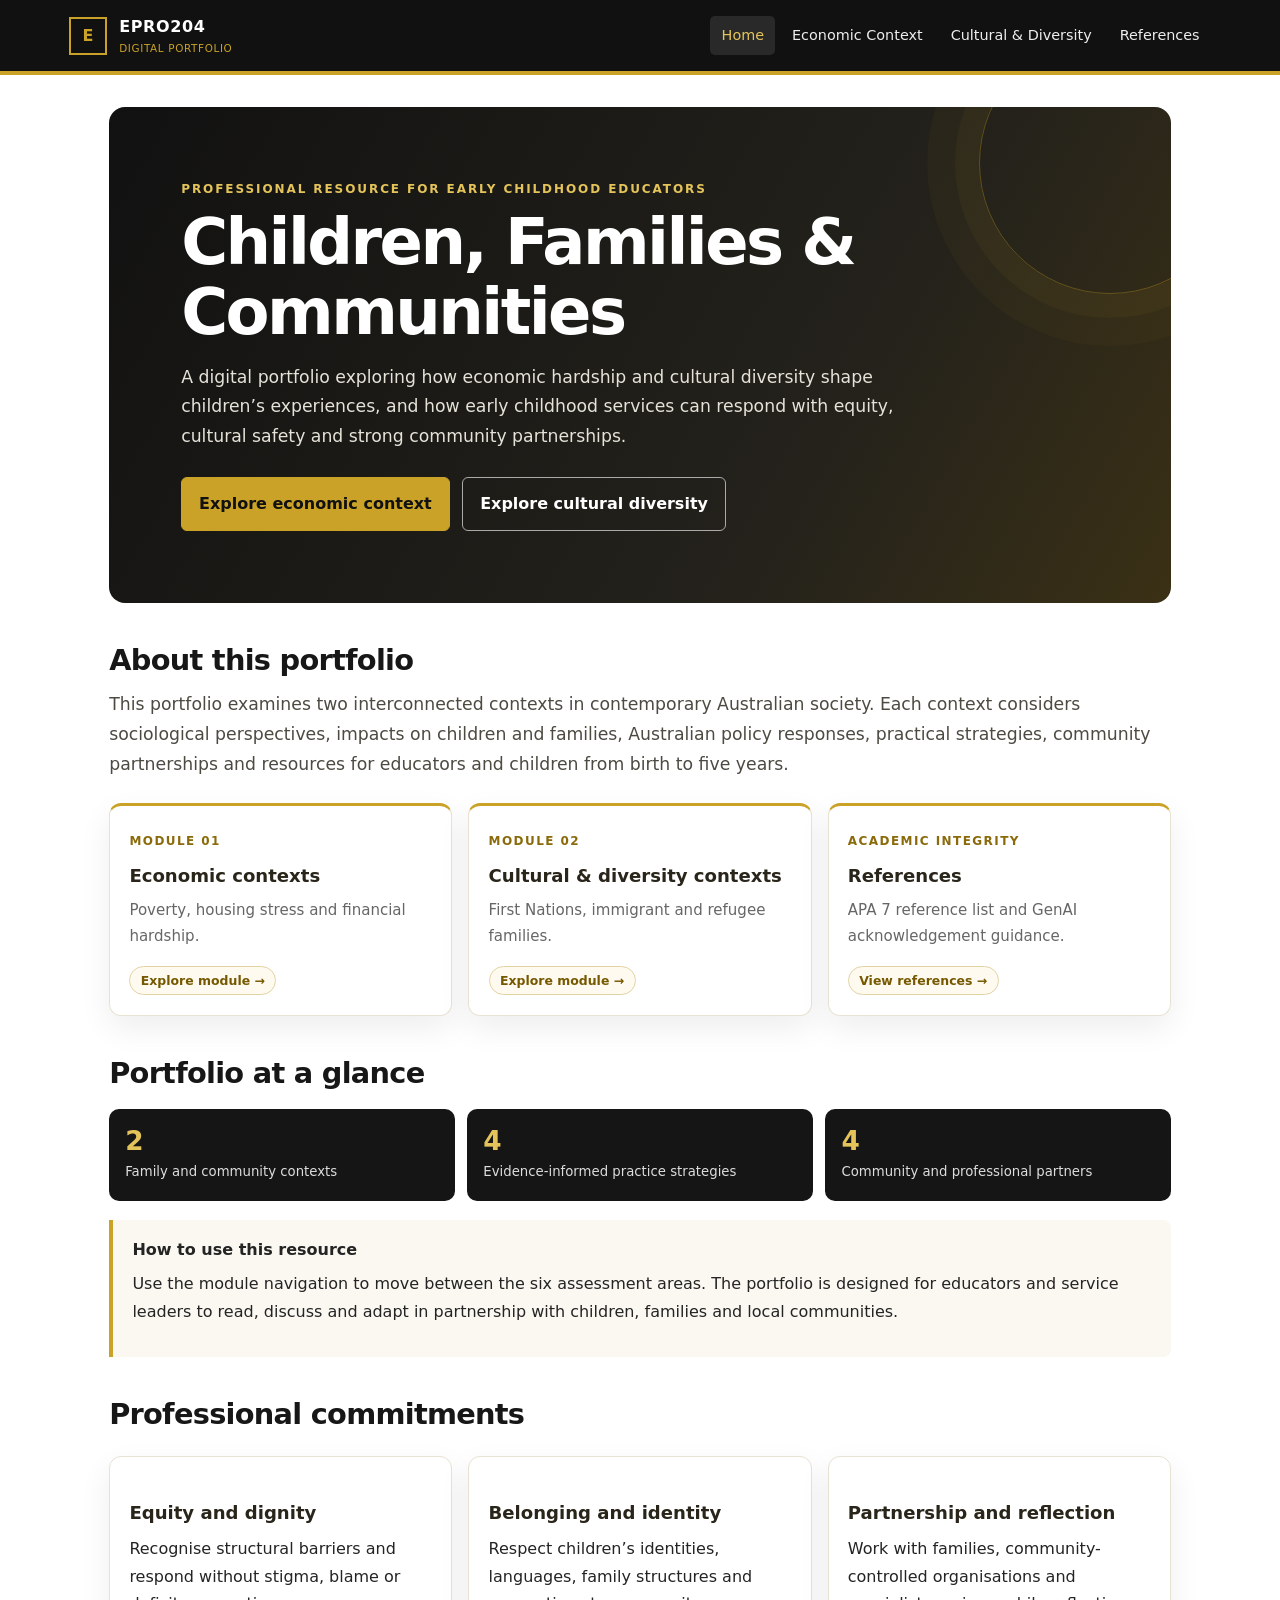
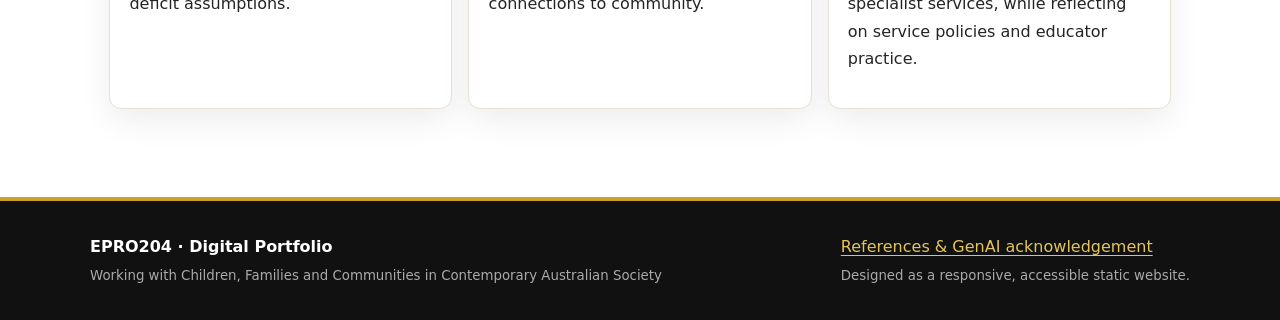
<file: index.html>
<!doctype html>
<html lang="en-AU">
<head>
  <meta charset="utf-8">
  <meta name="viewport" content="width=device-width, initial-scale=1">
  <meta name="description" content="EPRO204 professional digital portfolio for early childhood educators.">
  <title>Home | EPRO204 Digital Portfolio</title>
  <link rel="stylesheet" href="assets/style.css">
  <script defer src="assets/site.js"></script>
</head>
<body>
  <a class="skip" href="#main">Skip to content</a>

  <header>
    <div class="navwrap">
      <a class="brand" href="index.html">
        <span class="brandmark">E</span>
        <span>
          EPRO204
          <small style="display:block;font-weight:500;color:#c9a227;font-size:.65rem">DIGITAL PORTFOLIO</small>
        </span>
      </a>

      <button class="menu" aria-expanded="false" aria-label="Toggle navigation">Menu</button>

      <nav aria-label="Main navigation">
        <a href="index.html" aria-current="page">Home</a>
        <a href="economic-context.html">Economic Context</a>
        <a href="cultural-diversity.html">Cultural &amp; Diversity</a>
        <a href="references.html">References</a>
      </nav>
    </div>
  </header>

  <main id="main">
    <section class="hero">
      <div class="eyebrow">Professional resource for early childhood educators</div>
      <h1>Children, Families &amp; Communities</h1>
      <p>A digital portfolio exploring how economic hardship and cultural diversity shape children’s experiences, and how early childhood services can respond with equity, cultural safety and strong community partnerships.</p>
      <div class="actions">
        <a class="btn" href="economic-context.html">Explore economic context</a>
        <a class="btn secondary" href="cultural-diversity.html">Explore cultural diversity</a>
      </div>
    </section>

    <section>
      <h2>About this portfolio</h2>
      <p class="lead">This portfolio examines two interconnected contexts in contemporary Australian society. Each context considers sociological perspectives, impacts on children and families, Australian policy responses, practical strategies, community partnerships and resources for educators and children from birth to five years.</p>

      <div class="grid">
        <a class="tile" href="economic-context.html" style="color:inherit;text-decoration:none">
          <span class="num">Module 01</span>
          <h3>Economic contexts</h3>
          <p>Poverty, housing stress and financial hardship.</p>
          <span class="pill">Explore module →</span>
        </a>

        <a class="tile" href="cultural-diversity.html" style="color:inherit;text-decoration:none">
          <span class="num">Module 02</span>
          <h3>Cultural &amp; diversity contexts</h3>
          <p>First Nations, immigrant and refugee families.</p>
          <span class="pill">Explore module →</span>
        </a>

        <a class="tile" href="references.html" style="color:inherit;text-decoration:none">
          <span class="num">Academic integrity</span>
          <h3>References</h3>
          <p>APA 7 reference list and GenAI acknowledgement guidance.</p>
          <span class="pill">View references →</span>
        </a>
      </div>
    </section>

    <section>
      <h2>Portfolio at a glance</h2>
      <div class="stats">
        <div class="stat">
          <b>2</b>
          <span>Family and community contexts</span>
        </div>
        <div class="stat">
          <b>4</b>
          <span>Evidence-informed practice strategies</span>
        </div>
        <div class="stat">
          <b>4</b>
          <span>Community and professional partners</span>
        </div>
      </div>

      <div class="callout">
        <strong>How to use this resource</strong>
        <p>Use the module navigation to move between the six assessment areas. The portfolio is designed for educators and service leaders to read, discuss and adapt in partnership with children, families and local communities.</p>
      </div>
    </section>

    <section>
      <h2>Professional commitments</h2>
      <div class="grid">
        <div class="panel">
          <h3>Equity and dignity</h3>
          <p>Recognise structural barriers and respond without stigma, blame or deficit assumptions.</p>
        </div>

        <div class="panel">
          <h3>Belonging and identity</h3>
          <p>Respect children’s identities, languages, family structures and connections to community.</p>
        </div>

        <div class="panel">
          <h3>Partnership and reflection</h3>
          <p>Work with families, community-controlled organisations and specialist services, while reflecting on service policies and educator practice.</p>
        </div>
      </div>
    </section>
  </main>

  <footer>
    <div class="footer-inner">
      <div>
        <strong style="color:#fff">EPRO204 · Digital Portfolio</strong><br>
        <small>Working with Children, Families and Communities in Contemporary Australian Society</small>
      </div>
      <div>
        <a href="references.html">References &amp; GenAI acknowledgement</a><br>
        <small>Designed as a responsive, accessible static website.</small>
      </div>
    </div>
  </footer>
</body>
</html>
</file>
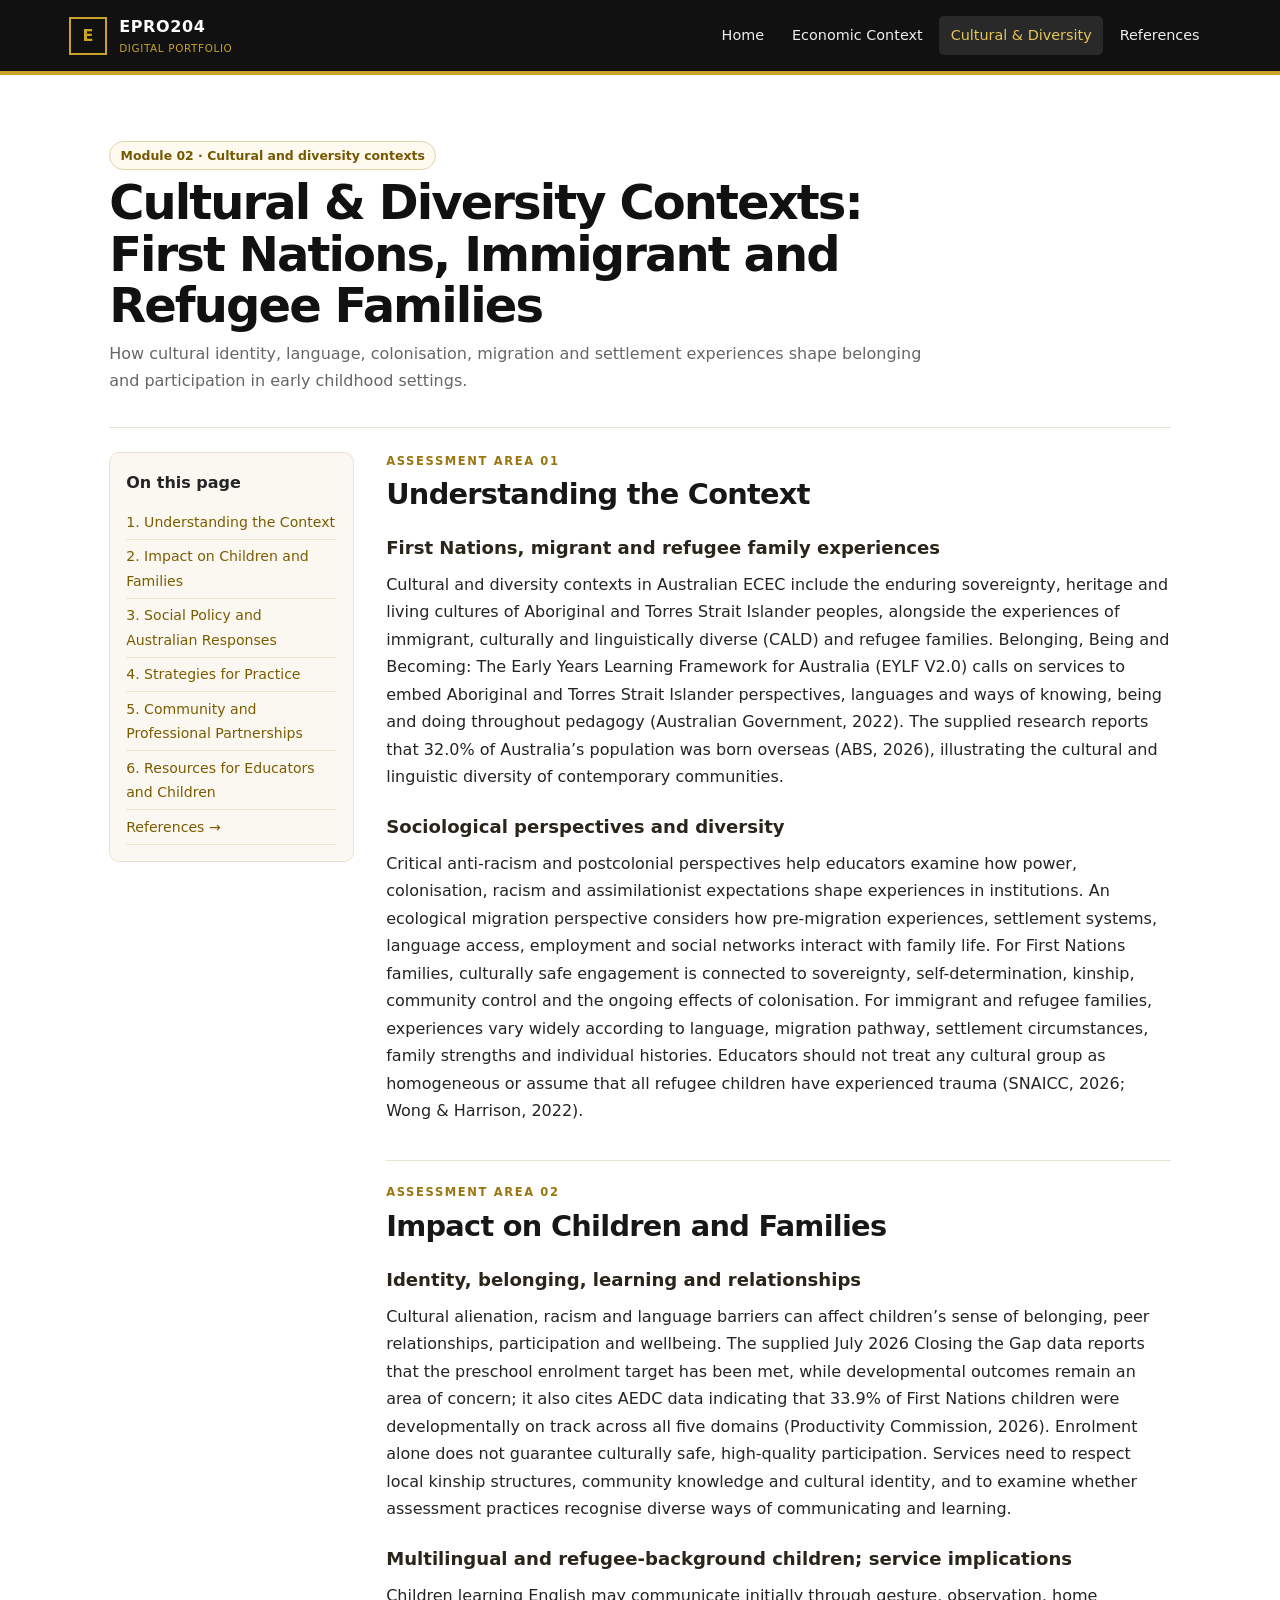
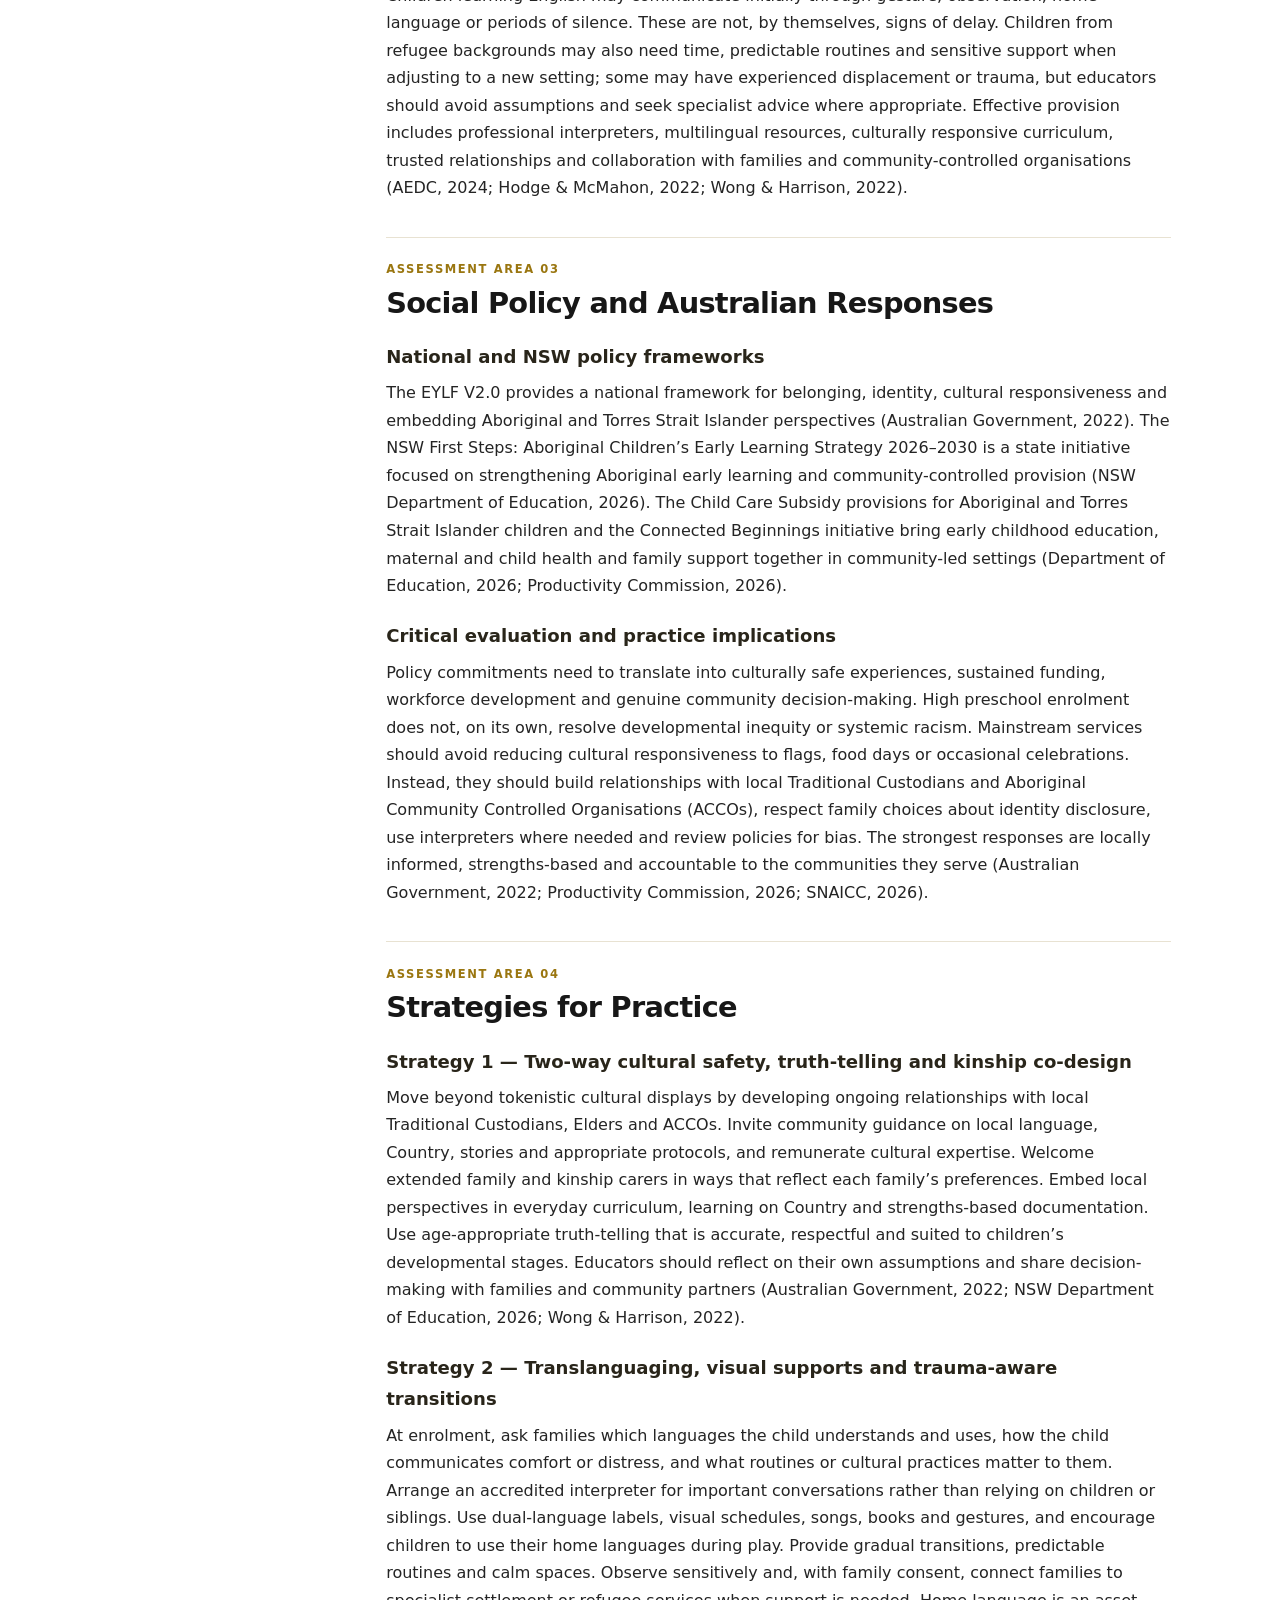
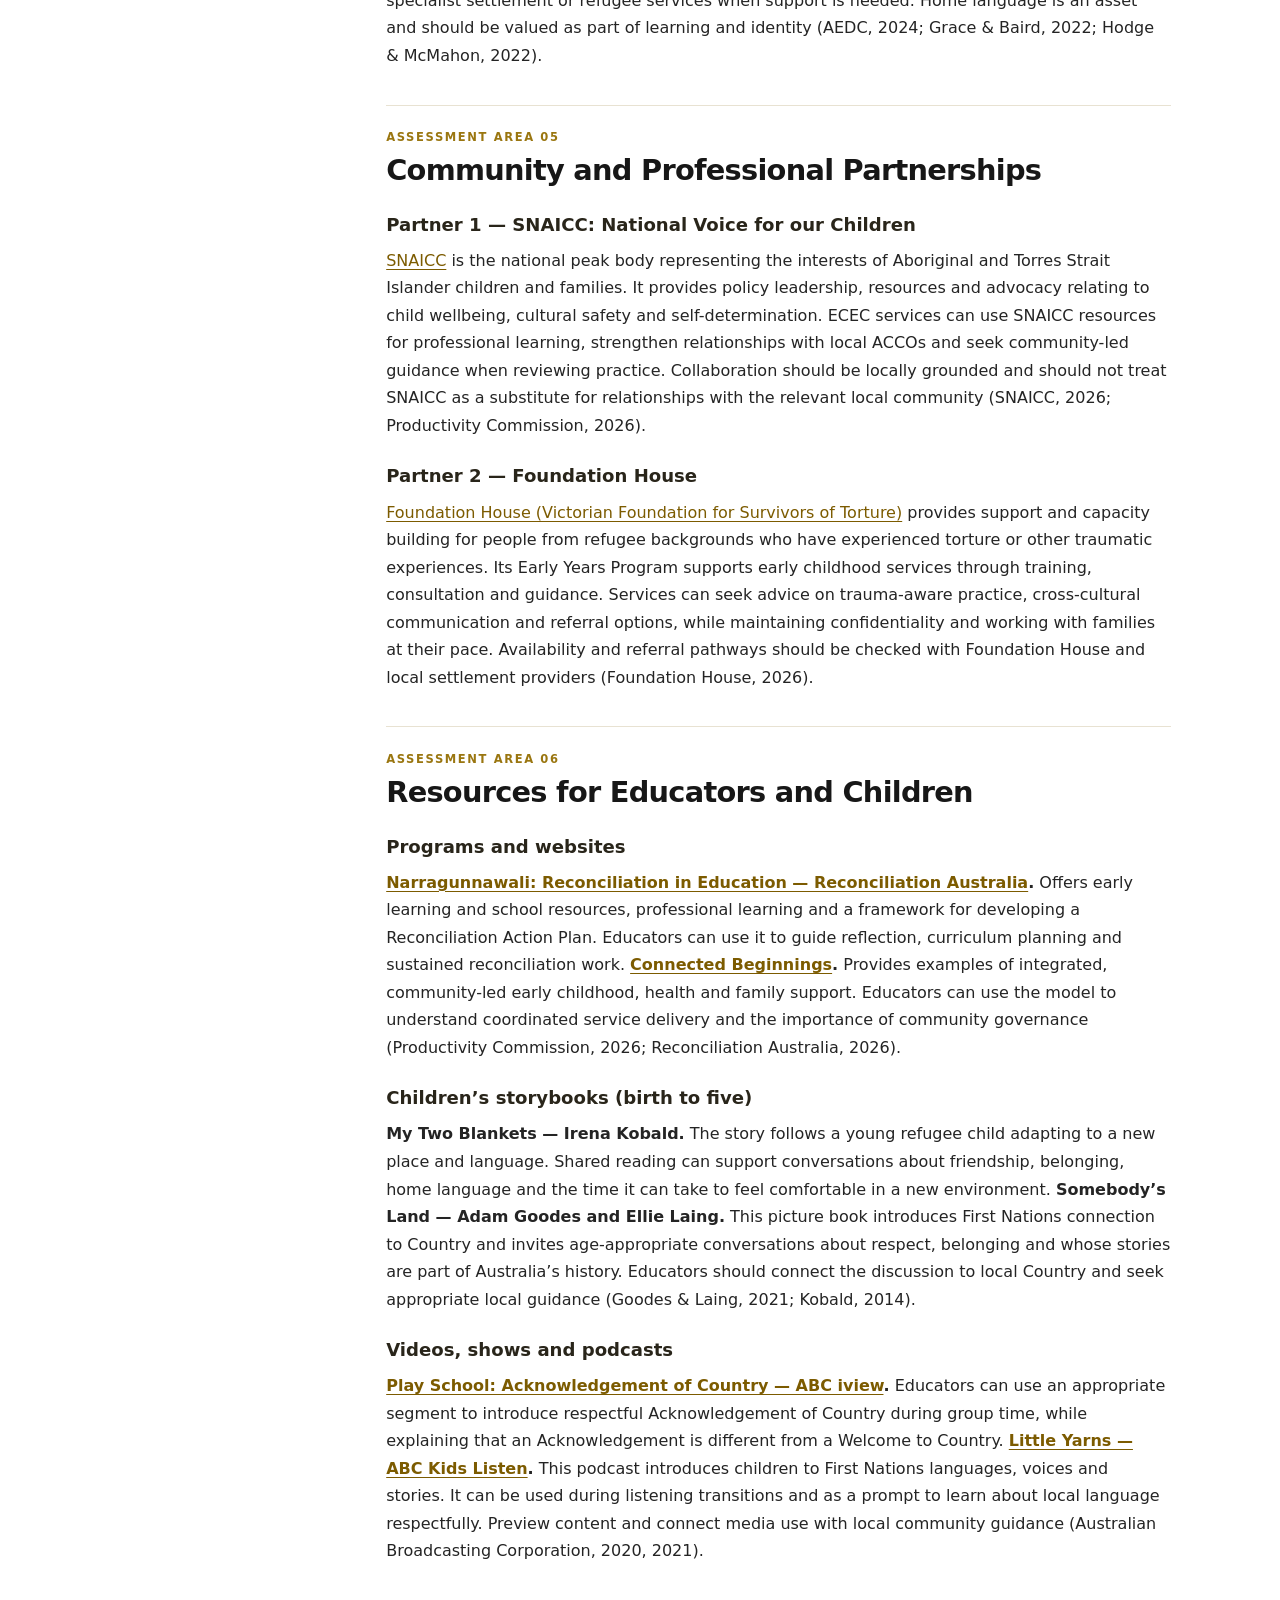
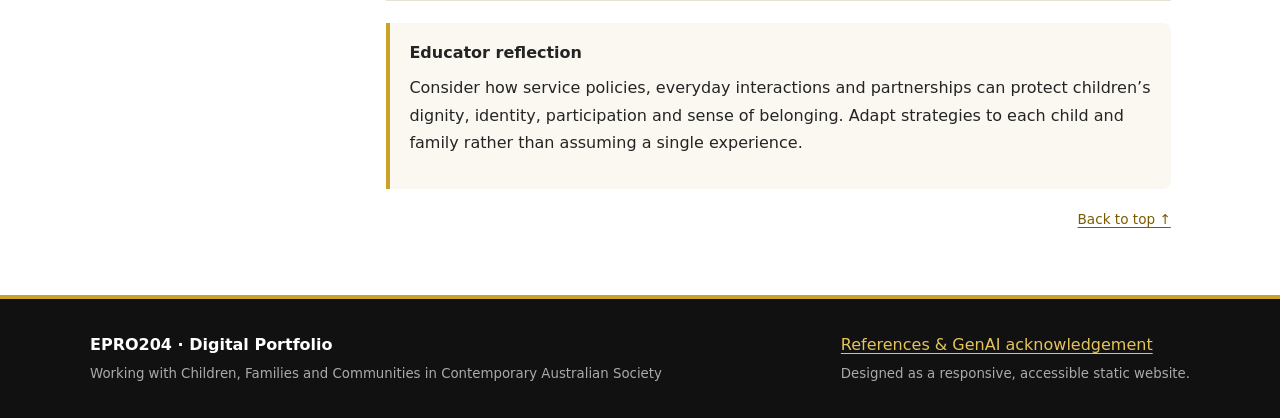
<file: cultural-diversity.html>
<!doctype html>
<html lang="en-AU">
<head>
  <meta charset="utf-8">
  <meta name="viewport" content="width=device-width, initial-scale=1">
  <meta name="description" content="EPRO204 professional digital portfolio for early childhood educators.">
  <title>Cultural &amp; Diversity Contexts: First Nations, Immigrant and Refugee Families | EPRO204 Digital Portfolio</title>
  <link rel="stylesheet" href="assets/style.css">
  <script defer src="assets/site.js"></script>
</head>
<body>
  <a class="skip" href="#main">Skip to content</a>

  <header>
    <div class="navwrap">
      <a class="brand" href="index.html">
        <span class="brandmark">E</span>
        <span>
          EPRO204
          <small style="display:block;font-weight:500;color:#c9a227;font-size:.65rem">DIGITAL PORTFOLIO</small>
        </span>
      </a>

      <button class="menu" aria-expanded="false" aria-label="Toggle navigation">Menu</button>

      <nav aria-label="Main navigation">
        <a href="index.html">Home</a>
        <a href="economic-context.html">Economic Context</a>
        <a href="cultural-diversity.html" aria-current="page">Cultural &amp; Diversity</a>
        <a href="references.html">References</a>
      </nav>
    </div>
  </header>

  <main id="main">
    <div class="pagehead">
      <span class="pill">Module 02 · Cultural and diversity contexts</span>
      <h1>Cultural &amp; Diversity Contexts: First Nations, Immigrant and Refugee Families</h1>
      <p>How cultural identity, language, colonisation, migration and settlement experiences shape belonging and participation in early childhood settings.</p>
    </div>

    <div class="content-grid">
      <aside class="toc" aria-label="On this page">
        <strong>On this page</strong>
        <a href="#s1">1. Understanding the Context</a>
        <a href="#s2">2. Impact on Children and Families</a>
        <a href="#s3">3. Social Policy and Australian Responses</a>
        <a href="#s4">4. Strategies for Practice</a>
        <a href="#s5">5. Community and Professional Partnerships</a>
        <a href="#s6">6. Resources for Educators and Children</a>
        <a href="references.html">References →</a>
      </aside>

      <article>
        <section id="s1">
          <div class="section-kicker">Assessment area 01</div>
          <h2>Understanding the Context</h2>

          <h3>First Nations, migrant and refugee family experiences</h3>
          <p>Cultural and diversity contexts in Australian ECEC include the enduring sovereignty, heritage and living cultures of Aboriginal and Torres Strait Islander peoples, alongside the experiences of immigrant, culturally and linguistically diverse (CALD) and refugee families. Belonging, Being and Becoming: The Early Years Learning Framework for Australia (EYLF V2.0) calls on services to embed Aboriginal and Torres Strait Islander perspectives, languages and ways of knowing, being and doing throughout pedagogy (Australian Government, 2022). The supplied research reports that 32.0% of Australia’s population was born overseas (ABS, 2026), illustrating the cultural and linguistic diversity of contemporary communities.</p>

          <h3>Sociological perspectives and diversity</h3>
          <p>Critical anti-racism and postcolonial perspectives help educators examine how power, colonisation, racism and assimilationist expectations shape experiences in institutions. An ecological migration perspective considers how pre-migration experiences, settlement systems, language access, employment and social networks interact with family life. For First Nations families, culturally safe engagement is connected to sovereignty, self-determination, kinship, community control and the ongoing effects of colonisation. For immigrant and refugee families, experiences vary widely according to language, migration pathway, settlement circumstances, family strengths and individual histories. Educators should not treat any cultural group as homogeneous or assume that all refugee children have experienced trauma (SNAICC, 2026; Wong &amp; Harrison, 2022).</p>
        </section>

        <section id="s2">
          <div class="section-kicker">Assessment area 02</div>
          <h2>Impact on Children and Families</h2>

          <h3>Identity, belonging, learning and relationships</h3>
          <p>Cultural alienation, racism and language barriers can affect children’s sense of belonging, peer relationships, participation and wellbeing. The supplied July 2026 Closing the Gap data reports that the preschool enrolment target has been met, while developmental outcomes remain an area of concern; it also cites AEDC data indicating that 33.9% of First Nations children were developmentally on track across all five domains (Productivity Commission, 2026). Enrolment alone does not guarantee culturally safe, high-quality participation. Services need to respect local kinship structures, community knowledge and cultural identity, and to examine whether assessment practices recognise diverse ways of communicating and learning.</p>

          <h3>Multilingual and refugee-background children; service implications</h3>
          <p>Children learning English may communicate initially through gesture, observation, home language or periods of silence. These are not, by themselves, signs of delay. Children from refugee backgrounds may also need time, predictable routines and sensitive support when adjusting to a new setting; some may have experienced displacement or trauma, but educators should avoid assumptions and seek specialist advice where appropriate. Effective provision includes professional interpreters, multilingual resources, culturally responsive curriculum, trusted relationships and collaboration with families and community-controlled organisations (AEDC, 2024; Hodge &amp; McMahon, 2022; Wong &amp; Harrison, 2022).</p>
        </section>

        <section id="s3">
          <div class="section-kicker">Assessment area 03</div>
          <h2>Social Policy and Australian Responses</h2>

          <h3>National and NSW policy frameworks</h3>
          <p>The EYLF V2.0 provides a national framework for belonging, identity, cultural responsiveness and embedding Aboriginal and Torres Strait Islander perspectives (Australian Government, 2022). The NSW First Steps: Aboriginal Children’s Early Learning Strategy 2026–2030 is a state initiative focused on strengthening Aboriginal early learning and community-controlled provision (NSW Department of Education, 2026). The Child Care Subsidy provisions for Aboriginal and Torres Strait Islander children and the Connected Beginnings initiative bring early childhood education, maternal and child health and family support together in community-led settings (Department of Education, 2026; Productivity Commission, 2026).</p>

          <h3>Critical evaluation and practice implications</h3>
          <p>Policy commitments need to translate into culturally safe experiences, sustained funding, workforce development and genuine community decision-making. High preschool enrolment does not, on its own, resolve developmental inequity or systemic racism. Mainstream services should avoid reducing cultural responsiveness to flags, food days or occasional celebrations. Instead, they should build relationships with local Traditional Custodians and Aboriginal Community Controlled Organisations (ACCOs), respect family choices about identity disclosure, use interpreters where needed and review policies for bias. The strongest responses are locally informed, strengths-based and accountable to the communities they serve (Australian Government, 2022; Productivity Commission, 2026; SNAICC, 2026).</p>
        </section>

        <section id="s4">
          <div class="section-kicker">Assessment area 04</div>
          <h2>Strategies for Practice</h2>

          <h3>Strategy 1 — Two-way cultural safety, truth-telling and kinship co-design</h3>
          <p>Move beyond tokenistic cultural displays by developing ongoing relationships with local Traditional Custodians, Elders and ACCOs. Invite community guidance on local language, Country, stories and appropriate protocols, and remunerate cultural expertise. Welcome extended family and kinship carers in ways that reflect each family’s preferences. Embed local perspectives in everyday curriculum, learning on Country and strengths-based documentation. Use age-appropriate truth-telling that is accurate, respectful and suited to children’s developmental stages. Educators should reflect on their own assumptions and share decision-making with families and community partners (Australian Government, 2022; NSW Department of Education, 2026; Wong &amp; Harrison, 2022).</p>

          <h3>Strategy 2 — Translanguaging, visual supports and trauma-aware transitions</h3>
          <p>At enrolment, ask families which languages the child understands and uses, how the child communicates comfort or distress, and what routines or cultural practices matter to them. Arrange an accredited interpreter for important conversations rather than relying on children or siblings. Use dual-language labels, visual schedules, songs, books and gestures, and encourage children to use their home languages during play. Provide gradual transitions, predictable routines and calm spaces. Observe sensitively and, with family consent, connect families to specialist settlement or refugee services when support is needed. Home language is an asset and should be valued as part of learning and identity (AEDC, 2024; Grace &amp; Baird, 2022; Hodge &amp; McMahon, 2022).</p>
        </section>

        <section id="s5">
          <div class="section-kicker">Assessment area 05</div>
          <h2>Community and Professional Partnerships</h2>

          <h3>Partner 1 — SNAICC: National Voice for our Children</h3>
          <p><a href="https://www.snaicc.org.au/" target="_blank" rel="noopener">SNAICC</a> is the national peak body representing the interests of Aboriginal and Torres Strait Islander children and families. It provides policy leadership, resources and advocacy relating to child wellbeing, cultural safety and self-determination. ECEC services can use SNAICC resources for professional learning, strengthen relationships with local ACCOs and seek community-led guidance when reviewing practice. Collaboration should be locally grounded and should not treat SNAICC as a substitute for relationships with the relevant local community (SNAICC, 2026; Productivity Commission, 2026).</p>

          <h3>Partner 2 — Foundation House</h3>
          <p><a href="https://foundationhouse.org.au/" target="_blank" rel="noopener">Foundation House (Victorian Foundation for Survivors of Torture)</a> provides support and capacity building for people from refugee backgrounds who have experienced torture or other traumatic experiences. Its Early Years Program supports early childhood services through training, consultation and guidance. Services can seek advice on trauma-aware practice, cross-cultural communication and referral options, while maintaining confidentiality and working with families at their pace. Availability and referral pathways should be checked with Foundation House and local settlement providers (Foundation House, 2026).</p>
        </section>

        <section id="s6">
          <div class="section-kicker">Assessment area 06</div>
          <h2>Resources for Educators and Children</h2>

          <h3>Programs and websites</h3>
          <p><strong><a href="https://www.narragunnawali.org.au/" target="_blank" rel="noopener">Narragunnawali: Reconciliation in Education — Reconciliation Australia</a>.</strong> Offers early learning and school resources, professional learning and a framework for developing a Reconciliation Action Plan. Educators can use it to guide reflection, curriculum planning and sustained reconciliation work. <strong><a href="https://www.health.gov.au/our-work/connected-beginnings" target="_blank" rel="noopener">Connected Beginnings</a>.</strong> Provides examples of integrated, community-led early childhood, health and family support. Educators can use the model to understand coordinated service delivery and the importance of community governance (Productivity Commission, 2026; Reconciliation Australia, 2026).</p>

          <h3>Children’s storybooks (birth to five)</h3>
          <p><strong>My Two Blankets — Irena Kobald.</strong> The story follows a young refugee child adapting to a new place and language. Shared reading can support conversations about friendship, belonging, home language and the time it can take to feel comfortable in a new environment. <strong>Somebody’s Land — Adam Goodes and Ellie Laing.</strong> This picture book introduces First Nations connection to Country and invites age-appropriate conversations about respect, belonging and whose stories are part of Australia’s history. Educators should connect the discussion to local Country and seek appropriate local guidance (Goodes &amp; Laing, 2021; Kobald, 2014).</p>

          <h3>Videos, shows and podcasts</h3>
          <p><strong><a href="https://iview.abc.net.au/" target="_blank" rel="noopener">Play School: Acknowledgement of Country — ABC iview</a>.</strong> Educators can use an appropriate segment to introduce respectful Acknowledgement of Country during group time, while explaining that an Acknowledgement is different from a Welcome to Country. <strong><a href="https://www.abc.net.au/kidslisten" target="_blank" rel="noopener">Little Yarns — ABC Kids Listen</a>.</strong> This podcast introduces children to First Nations languages, voices and stories. It can be used during listening transitions and as a prompt to learn about local language respectfully. Preview content and connect media use with local community guidance (Australian Broadcasting Corporation, 2020, 2021).</p>
        </section>

        <div class="callout">
          <strong>Educator reflection</strong>
          <p>Consider how service policies, everyday interactions and partnerships can protect children’s dignity, identity, participation and sense of belonging. Adapt strategies to each child and family rather than assuming a single experience.</p>
        </div>

        <a class="backtop" href="#main">Back to top ↑</a>
      </article>
    </div>
  </main>

  <footer>
    <div class="footer-inner">
      <div>
        <strong style="color:#fff">EPRO204 · Digital Portfolio</strong><br>
        <small>Working with Children, Families and Communities in Contemporary Australian Society</small>
      </div>
      <div>
        <a href="references.html">References &amp; GenAI acknowledgement</a><br>
        <small>Designed as a responsive, accessible static website.</small>
      </div>
    </div>
  </footer>
</body>
</html>
</file>
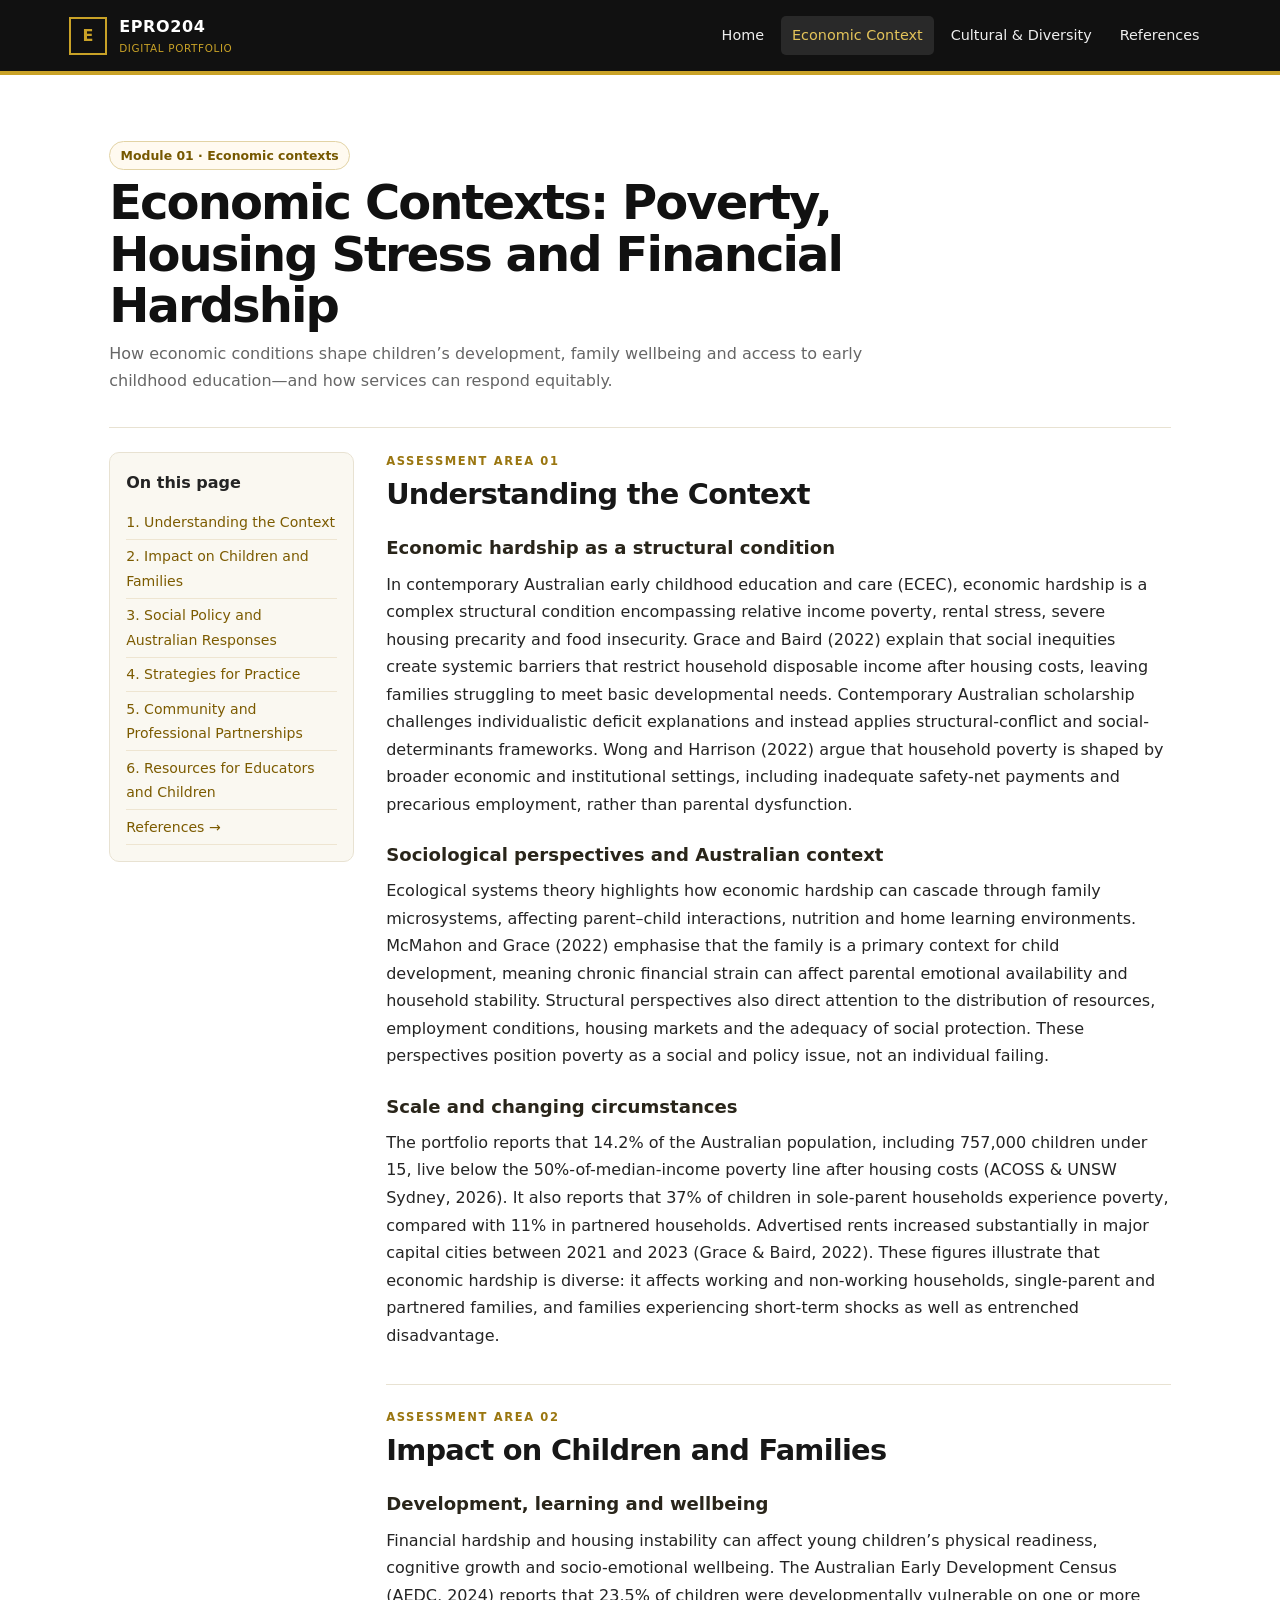
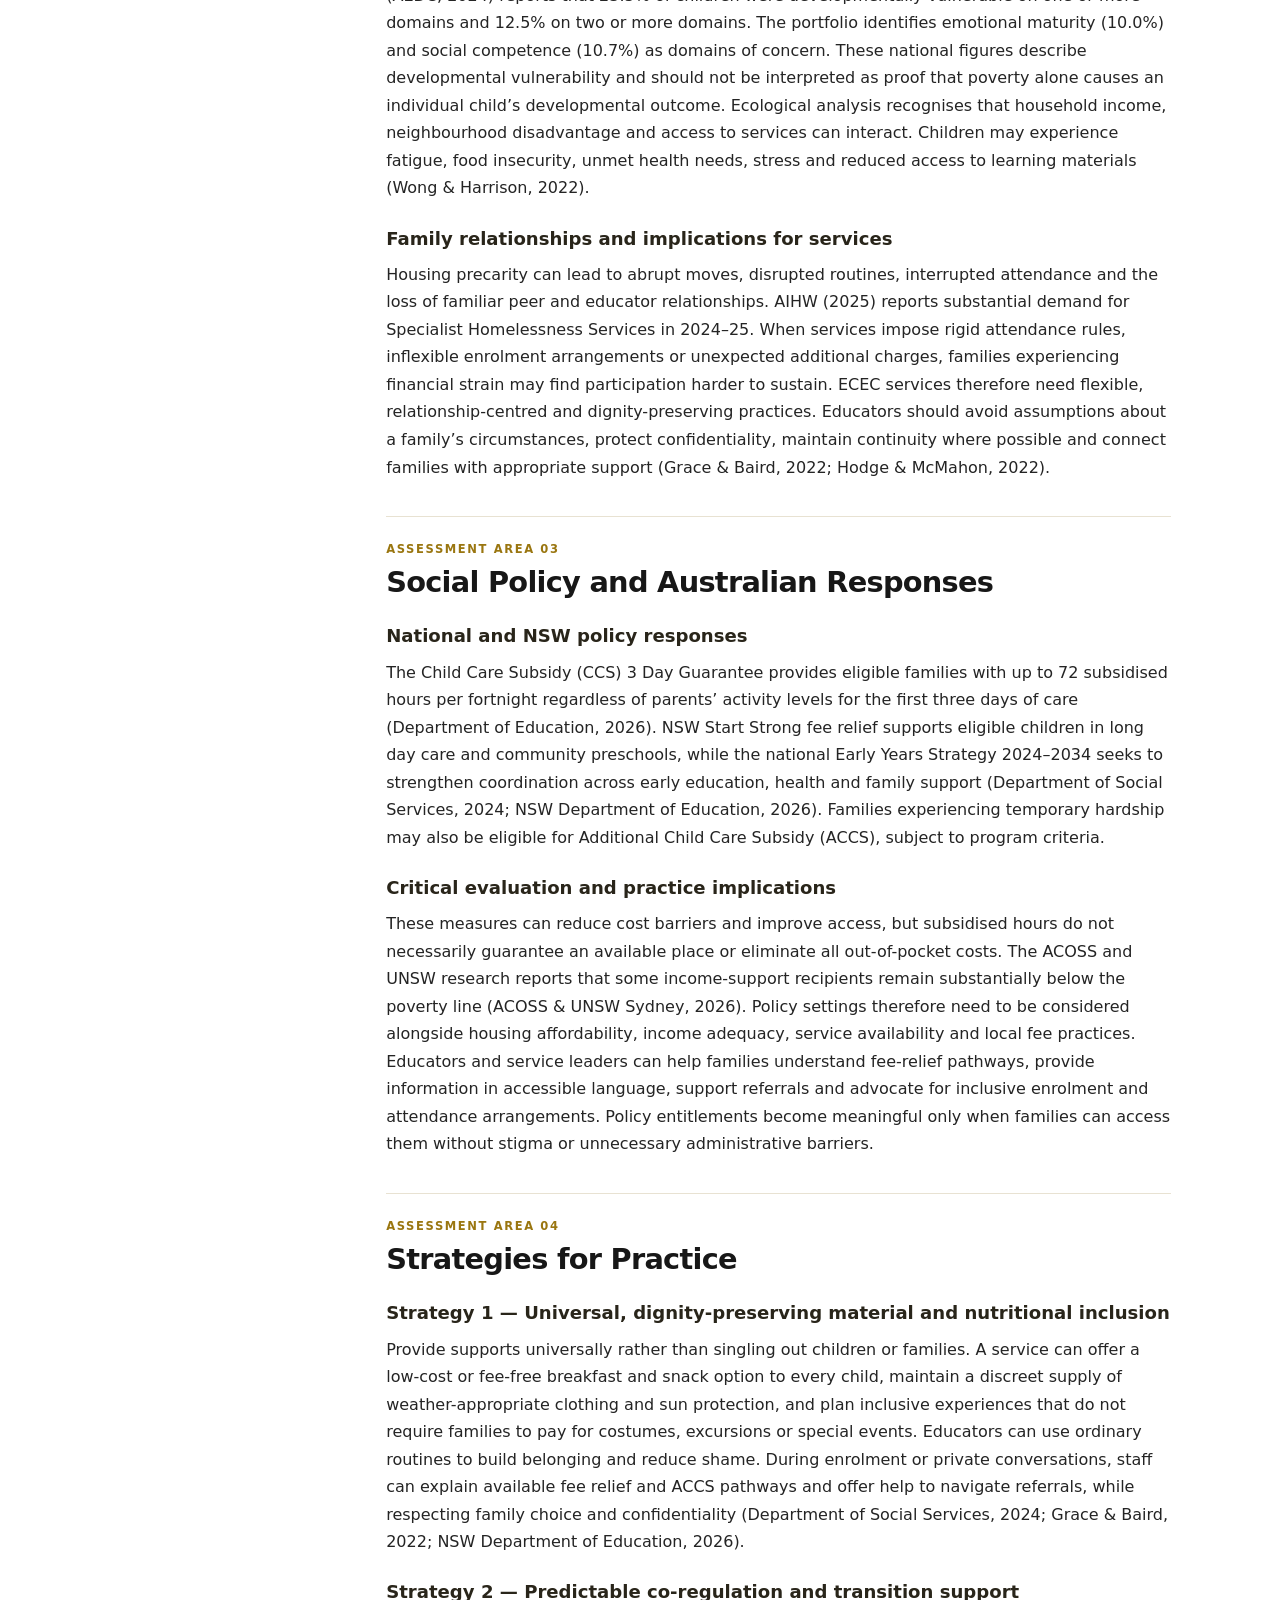
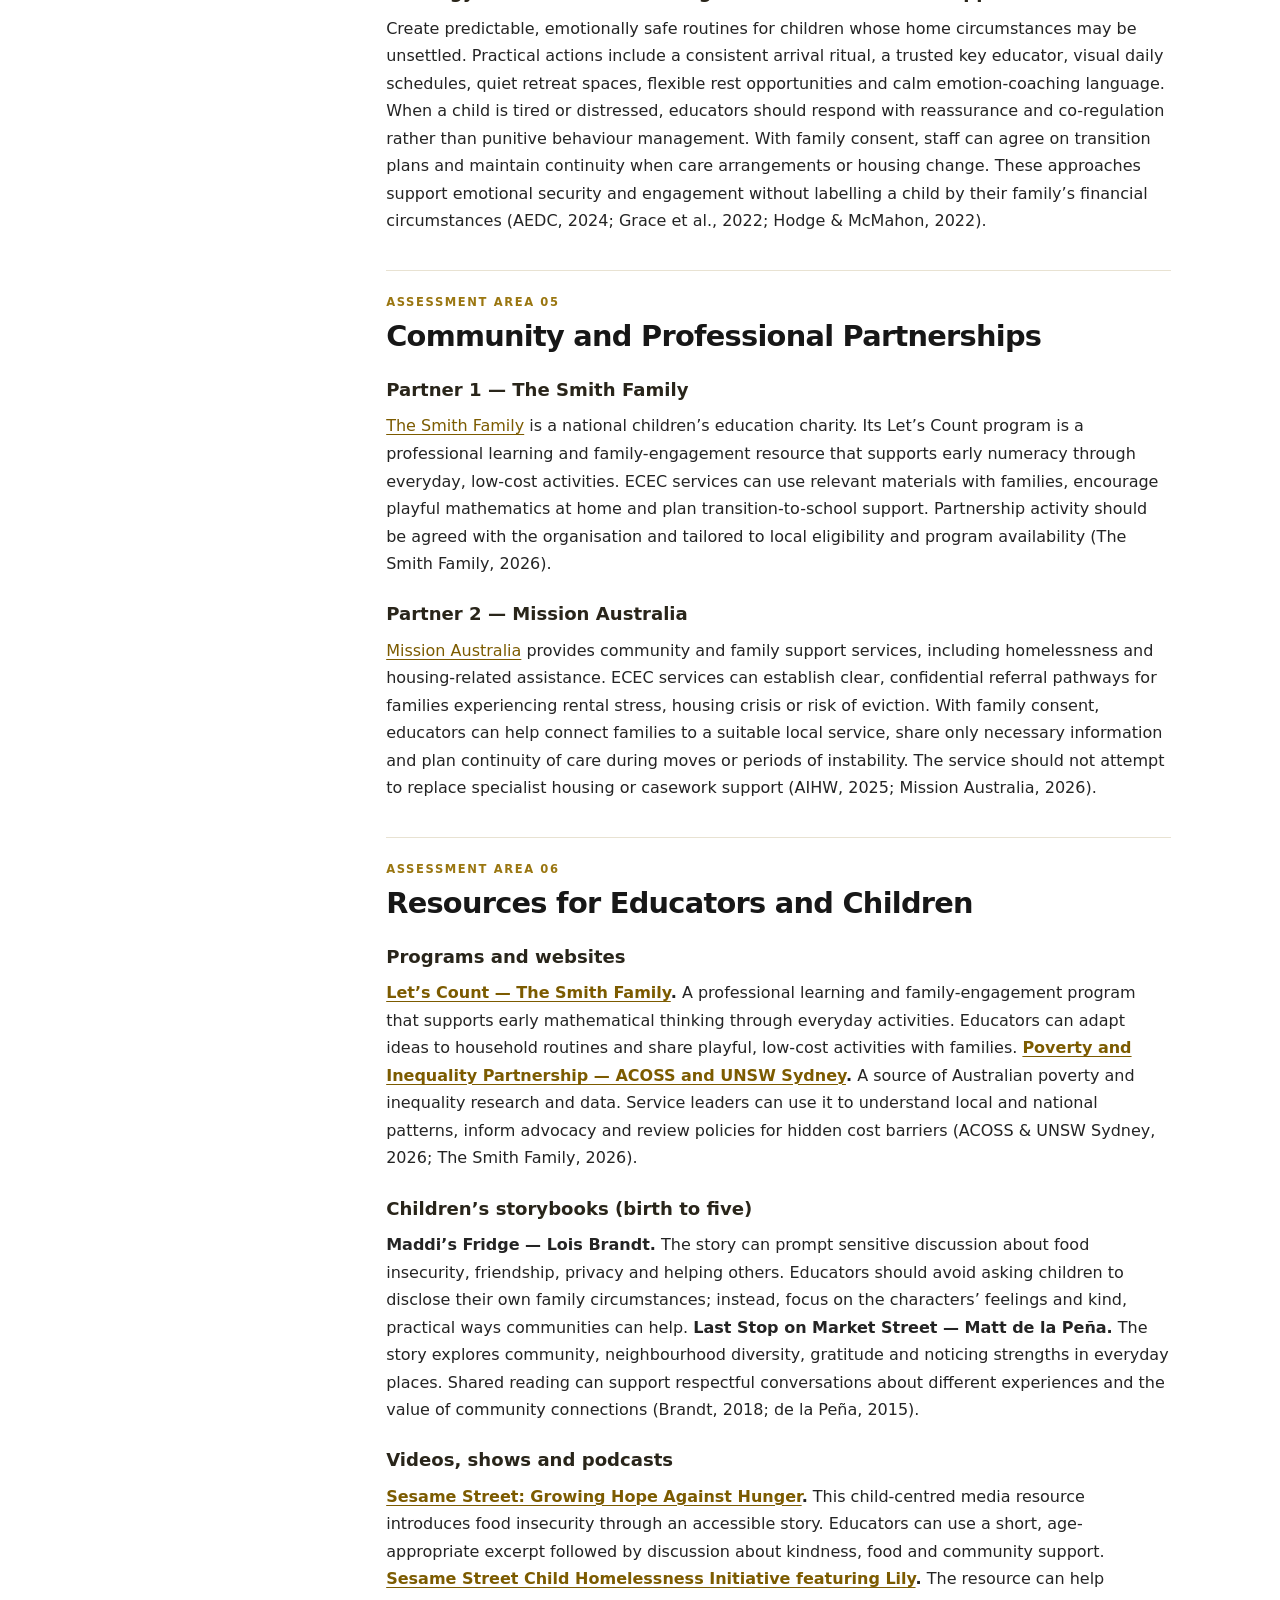
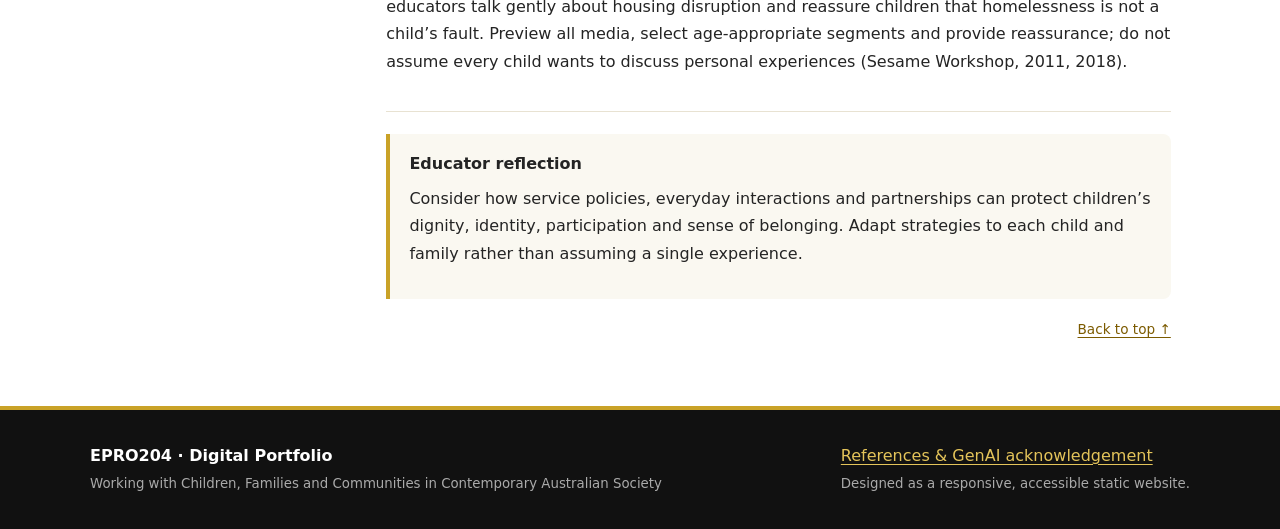
<file: economic-context.html>
<!doctype html>
<html lang="en-AU">
<head>
  <meta charset="utf-8">
  <meta name="viewport" content="width=device-width, initial-scale=1">
  <meta name="description" content="EPRO204 professional digital portfolio for early childhood educators.">
  <title>Economic Contexts: Poverty, Housing Stress and Financial Hardship | EPRO204 Digital Portfolio</title>
  <link rel="stylesheet" href="assets/style.css">
  <script defer src="assets/site.js"></script>
</head>
<body>
  <a class="skip" href="#main">Skip to content</a>

  <header>
    <div class="navwrap">
      <a class="brand" href="index.html">
        <span class="brandmark">E</span>
        <span>
          EPRO204
          <small style="display:block;font-weight:500;color:#c9a227;font-size:.65rem">DIGITAL PORTFOLIO</small>
        </span>
      </a>

      <button class="menu" aria-expanded="false" aria-label="Toggle navigation">Menu</button>

      <nav aria-label="Main navigation">
        <a href="index.html">Home</a>
        <a href="economic-context.html" aria-current="page">Economic Context</a>
        <a href="cultural-diversity.html">Cultural &amp; Diversity</a>
        <a href="references.html">References</a>
      </nav>
    </div>
  </header>

  <main id="main">
    <div class="pagehead">
      <span class="pill">Module 01 · Economic contexts</span>
      <h1>Economic Contexts: Poverty, Housing Stress and Financial Hardship</h1>
      <p>How economic conditions shape children’s development, family wellbeing and access to early childhood education—and how services can respond equitably.</p>
    </div>

    <div class="content-grid">
      <aside class="toc" aria-label="On this page">
        <strong>On this page</strong>
        <a href="#s1">1. Understanding the Context</a>
        <a href="#s2">2. Impact on Children and Families</a>
        <a href="#s3">3. Social Policy and Australian Responses</a>
        <a href="#s4">4. Strategies for Practice</a>
        <a href="#s5">5. Community and Professional Partnerships</a>
        <a href="#s6">6. Resources for Educators and Children</a>
        <a href="references.html">References →</a>
      </aside>

      <article>
        <section id="s1">
          <div class="section-kicker">Assessment area 01</div>
          <h2>Understanding the Context</h2>

          <h3>Economic hardship as a structural condition</h3>
          <p>In contemporary Australian early childhood education and care (ECEC), economic hardship is a complex structural condition encompassing relative income poverty, rental stress, severe housing precarity and food insecurity. Grace and Baird (2022) explain that social inequities create systemic barriers that restrict household disposable income after housing costs, leaving families struggling to meet basic developmental needs. Contemporary Australian scholarship challenges individualistic deficit explanations and instead applies structural-conflict and social-determinants frameworks. Wong and Harrison (2022) argue that household poverty is shaped by broader economic and institutional settings, including inadequate safety-net payments and precarious employment, rather than parental dysfunction.</p>

          <h3>Sociological perspectives and Australian context</h3>
          <p>Ecological systems theory highlights how economic hardship can cascade through family microsystems, affecting parent–child interactions, nutrition and home learning environments. McMahon and Grace (2022) emphasise that the family is a primary context for child development, meaning chronic financial strain can affect parental emotional availability and household stability. Structural perspectives also direct attention to the distribution of resources, employment conditions, housing markets and the adequacy of social protection. These perspectives position poverty as a social and policy issue, not an individual failing.</p>

          <h3>Scale and changing circumstances</h3>
          <p>The portfolio reports that 14.2% of the Australian population, including 757,000 children under 15, live below the 50%-of-median-income poverty line after housing costs (ACOSS &amp; UNSW Sydney, 2026). It also reports that 37% of children in sole-parent households experience poverty, compared with 11% in partnered households. Advertised rents increased substantially in major capital cities between 2021 and 2023 (Grace &amp; Baird, 2022). These figures illustrate that economic hardship is diverse: it affects working and non-working households, single-parent and partnered families, and families experiencing short-term shocks as well as entrenched disadvantage.</p>
        </section>

        <section id="s2">
          <div class="section-kicker">Assessment area 02</div>
          <h2>Impact on Children and Families</h2>

          <h3>Development, learning and wellbeing</h3>
          <p>Financial hardship and housing instability can affect young children’s physical readiness, cognitive growth and socio-emotional wellbeing. The Australian Early Development Census (AEDC, 2024) reports that 23.5% of children were developmentally vulnerable on one or more domains and 12.5% on two or more domains. The portfolio identifies emotional maturity (10.0%) and social competence (10.7%) as domains of concern. These national figures describe developmental vulnerability and should not be interpreted as proof that poverty alone causes an individual child’s developmental outcome. Ecological analysis recognises that household income, neighbourhood disadvantage and access to services can interact. Children may experience fatigue, food insecurity, unmet health needs, stress and reduced access to learning materials (Wong &amp; Harrison, 2022).</p>

          <h3>Family relationships and implications for services</h3>
          <p>Housing precarity can lead to abrupt moves, disrupted routines, interrupted attendance and the loss of familiar peer and educator relationships. AIHW (2025) reports substantial demand for Specialist Homelessness Services in 2024–25. When services impose rigid attendance rules, inflexible enrolment arrangements or unexpected additional charges, families experiencing financial strain may find participation harder to sustain. ECEC services therefore need flexible, relationship-centred and dignity-preserving practices. Educators should avoid assumptions about a family’s circumstances, protect confidentiality, maintain continuity where possible and connect families with appropriate support (Grace &amp; Baird, 2022; Hodge &amp; McMahon, 2022).</p>
        </section>

        <section id="s3">
          <div class="section-kicker">Assessment area 03</div>
          <h2>Social Policy and Australian Responses</h2>

          <h3>National and NSW policy responses</h3>
          <p>The Child Care Subsidy (CCS) 3 Day Guarantee provides eligible families with up to 72 subsidised hours per fortnight regardless of parents’ activity levels for the first three days of care (Department of Education, 2026). NSW Start Strong fee relief supports eligible children in long day care and community preschools, while the national Early Years Strategy 2024–2034 seeks to strengthen coordination across early education, health and family support (Department of Social Services, 2024; NSW Department of Education, 2026). Families experiencing temporary hardship may also be eligible for Additional Child Care Subsidy (ACCS), subject to program criteria.</p>

          <h3>Critical evaluation and practice implications</h3>
          <p>These measures can reduce cost barriers and improve access, but subsidised hours do not necessarily guarantee an available place or eliminate all out-of-pocket costs. The ACOSS and UNSW research reports that some income-support recipients remain substantially below the poverty line (ACOSS &amp; UNSW Sydney, 2026). Policy settings therefore need to be considered alongside housing affordability, income adequacy, service availability and local fee practices. Educators and service leaders can help families understand fee-relief pathways, provide information in accessible language, support referrals and advocate for inclusive enrolment and attendance arrangements. Policy entitlements become meaningful only when families can access them without stigma or unnecessary administrative barriers.</p>
        </section>

        <section id="s4">
          <div class="section-kicker">Assessment area 04</div>
          <h2>Strategies for Practice</h2>

          <h3>Strategy 1 — Universal, dignity-preserving material and nutritional inclusion</h3>
          <p>Provide supports universally rather than singling out children or families. A service can offer a low-cost or fee-free breakfast and snack option to every child, maintain a discreet supply of weather-appropriate clothing and sun protection, and plan inclusive experiences that do not require families to pay for costumes, excursions or special events. Educators can use ordinary routines to build belonging and reduce shame. During enrolment or private conversations, staff can explain available fee relief and ACCS pathways and offer help to navigate referrals, while respecting family choice and confidentiality (Department of Social Services, 2024; Grace &amp; Baird, 2022; NSW Department of Education, 2026).</p>

          <h3>Strategy 2 — Predictable co-regulation and transition support</h3>
          <p>Create predictable, emotionally safe routines for children whose home circumstances may be unsettled. Practical actions include a consistent arrival ritual, a trusted key educator, visual daily schedules, quiet retreat spaces, flexible rest opportunities and calm emotion-coaching language. When a child is tired or distressed, educators should respond with reassurance and co-regulation rather than punitive behaviour management. With family consent, staff can agree on transition plans and maintain continuity when care arrangements or housing change. These approaches support emotional security and engagement without labelling a child by their family’s financial circumstances (AEDC, 2024; Grace et al., 2022; Hodge &amp; McMahon, 2022).</p>
        </section>

        <section id="s5">
          <div class="section-kicker">Assessment area 05</div>
          <h2>Community and Professional Partnerships</h2>

          <h3>Partner 1 — The Smith Family</h3>
          <p><a href="https://www.thesmithfamily.com.au/" target="_blank" rel="noopener">The Smith Family</a> is a national children’s education charity. Its Let’s Count program is a professional learning and family-engagement resource that supports early numeracy through everyday, low-cost activities. ECEC services can use relevant materials with families, encourage playful mathematics at home and plan transition-to-school support. Partnership activity should be agreed with the organisation and tailored to local eligibility and program availability (The Smith Family, 2026).</p>

          <h3>Partner 2 — Mission Australia</h3>
          <p><a href="https://www.missionaustralia.com.au/" target="_blank" rel="noopener">Mission Australia</a> provides community and family support services, including homelessness and housing-related assistance. ECEC services can establish clear, confidential referral pathways for families experiencing rental stress, housing crisis or risk of eviction. With family consent, educators can help connect families to a suitable local service, share only necessary information and plan continuity of care during moves or periods of instability. The service should not attempt to replace specialist housing or casework support (AIHW, 2025; Mission Australia, 2026).</p>
        </section>

        <section id="s6">
          <div class="section-kicker">Assessment area 06</div>
          <h2>Resources for Educators and Children</h2>

          <h3>Programs and websites</h3>
          <p><strong><a href="https://www.thesmithfamily.com.au/programs/lets-count" target="_blank" rel="noopener">Let’s Count — The Smith Family</a>.</strong> A professional learning and family-engagement program that supports early mathematical thinking through everyday activities. Educators can adapt ideas to household routines and share playful, low-cost activities with families. <strong><a href="https://povertyandinequality.acoss.org.au/" target="_blank" rel="noopener">Poverty and Inequality Partnership — ACOSS and UNSW Sydney</a>.</strong> A source of Australian poverty and inequality research and data. Service leaders can use it to understand local and national patterns, inform advocacy and review policies for hidden cost barriers (ACOSS &amp; UNSW Sydney, 2026; The Smith Family, 2026).</p>

          <h3>Children’s storybooks (birth to five)</h3>
          <p><strong>Maddi’s Fridge — Lois Brandt.</strong> The story can prompt sensitive discussion about food insecurity, friendship, privacy and helping others. Educators should avoid asking children to disclose their own family circumstances; instead, focus on the characters’ feelings and kind, practical ways communities can help. <strong>Last Stop on Market Street — Matt de la Peña.</strong> The story explores community, neighbourhood diversity, gratitude and noticing strengths in everyday places. Shared reading can support respectful conversations about different experiences and the value of community connections (Brandt, 2018; de la Peña, 2015).</p>

          <h3>Videos, shows and podcasts</h3>
          <p><strong><a href="https://www.sesameworkshop.org/" target="_blank" rel="noopener">Sesame Street: Growing Hope Against Hunger</a>.</strong> This child-centred media resource introduces food insecurity through an accessible story. Educators can use a short, age-appropriate excerpt followed by discussion about kindness, food and community support. <strong><a href="https://www.sesameworkshop.org/" target="_blank" rel="noopener">Sesame Street Child Homelessness Initiative featuring Lily</a>.</strong> The resource can help educators talk gently about housing disruption and reassure children that homelessness is not a child’s fault. Preview all media, select age-appropriate segments and provide reassurance; do not assume every child wants to discuss personal experiences (Sesame Workshop, 2011, 2018).</p>
        </section>

        <div class="callout">
          <strong>Educator reflection</strong>
          <p>Consider how service policies, everyday interactions and partnerships can protect children’s dignity, identity, participation and sense of belonging. Adapt strategies to each child and family rather than assuming a single experience.</p>
        </div>

        <a class="backtop" href="#main">Back to top ↑</a>
      </article>
    </div>
  </main>

  <footer>
    <div class="footer-inner">
      <div>
        <strong style="color:#fff">EPRO204 · Digital Portfolio</strong><br>
        <small>Working with Children, Families and Communities in Contemporary Australian Society</small>
      </div>
      <div>
        <a href="references.html">References &amp; GenAI acknowledgement</a><br>
        <small>Designed as a responsive, accessible static website.</small>
      </div>
    </div>
  </footer>
</body>
</html>
</file>
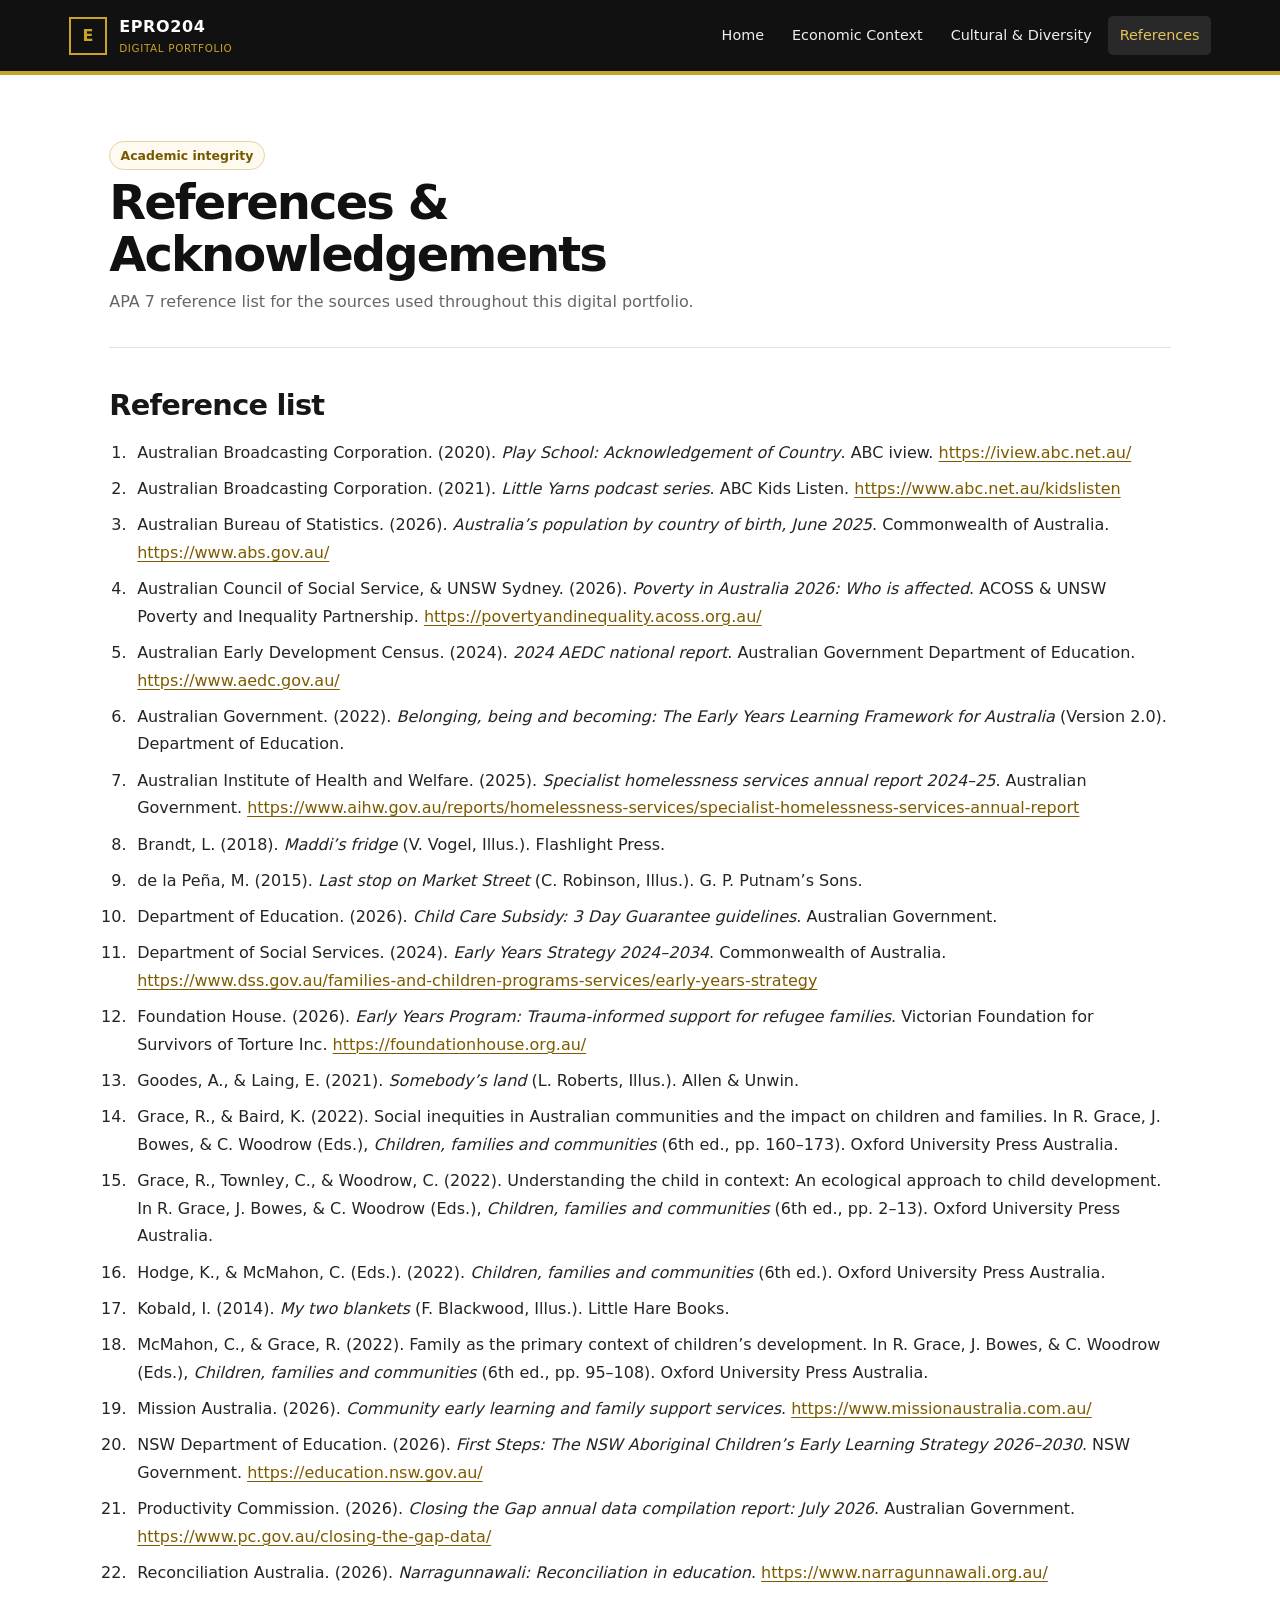
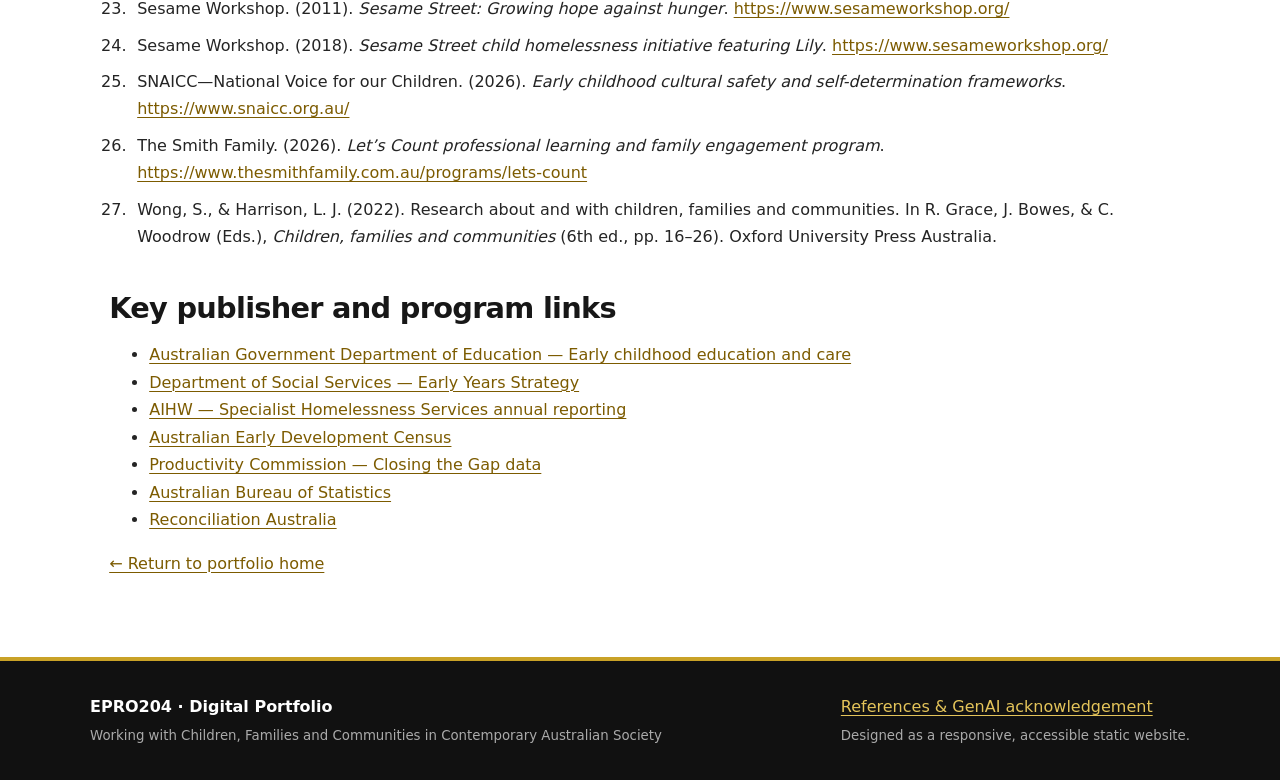
<file: references.html>
<!doctype html>
<html lang="en-AU">
<head>
  <meta charset="utf-8">
  <meta name="viewport" content="width=device-width, initial-scale=1">
  <meta name="description" content="EPRO204 professional digital portfolio for early childhood educators.">
  <title>References | EPRO204 Digital Portfolio</title>
  <link rel="stylesheet" href="assets/style.css">
  <script defer src="assets/site.js"></script>
</head>
<body>
  <a class="skip" href="#main">Skip to content</a>

  <header>
    <div class="navwrap">
      <a class="brand" href="index.html">
        <span class="brandmark">E</span>
        <span>
          EPRO204
          <small style="display:block;font-weight:500;color:#c9a227;font-size:.65rem">DIGITAL PORTFOLIO</small>
        </span>
      </a>

      <button class="menu" aria-expanded="false" aria-label="Toggle navigation">Menu</button>

      <nav aria-label="Main navigation">
        <a href="index.html">Home</a>
        <a href="economic-context.html">Economic Context</a>
        <a href="cultural-diversity.html">Cultural &amp; Diversity</a>
        <a href="references.html" aria-current="page">References</a>
      </nav>
    </div>
  </header>

  <main id="main">
    <div class="pagehead">
      <span class="pill">Academic integrity</span>
      <h1>References &amp; Acknowledgements</h1>
      <p>APA 7 reference list for the sources used throughout this digital portfolio.</p>
    </div>

    <h2>Reference list</h2>

    <ol class="ref-list">
      <li>Australian Broadcasting Corporation. (2020). <em>Play School: Acknowledgement of Country</em>. ABC iview. <a href="https://iview.abc.net.au/" target="_blank" rel="noopener">https://iview.abc.net.au/</a></li>

      <li>Australian Broadcasting Corporation. (2021). <em>Little Yarns podcast series</em>. ABC Kids Listen. <a href="https://www.abc.net.au/kidslisten" target="_blank" rel="noopener">https://www.abc.net.au/kidslisten</a></li>

      <li>Australian Bureau of Statistics. (2026). <em>Australia’s population by country of birth, June 2025</em>. Commonwealth of Australia. <a href="https://www.abs.gov.au/" target="_blank" rel="noopener">https://www.abs.gov.au/</a></li>

      <li>Australian Council of Social Service, &amp; UNSW Sydney. (2026). <em>Poverty in Australia 2026: Who is affected</em>. ACOSS &amp; UNSW Poverty and Inequality Partnership. <a href="https://povertyandinequality.acoss.org.au/" target="_blank" rel="noopener">https://povertyandinequality.acoss.org.au/</a></li>

      <li>Australian Early Development Census. (2024). <em>2024 AEDC national report</em>. Australian Government Department of Education. <a href="https://www.aedc.gov.au/" target="_blank" rel="noopener">https://www.aedc.gov.au/</a></li>

      <li>Australian Government. (2022). <em>Belonging, being and becoming: The Early Years Learning Framework for Australia</em> (Version 2.0). Department of Education.</li>

      <li>Australian Institute of Health and Welfare. (2025). <em>Specialist homelessness services annual report 2024–25</em>. Australian Government. <a href="https://www.aihw.gov.au/reports/homelessness-services/specialist-homelessness-services-annual-report" target="_blank" rel="noopener">https://www.aihw.gov.au/reports/homelessness-services/specialist-homelessness-services-annual-report</a></li>

      <li>Brandt, L. (2018). <em>Maddi’s fridge</em> (V. Vogel, Illus.). Flashlight Press.</li>

      <li>de la Peña, M. (2015). <em>Last stop on Market Street</em> (C. Robinson, Illus.). G. P. Putnam’s Sons.</li>

      <li>Department of Education. (2026). <em>Child Care Subsidy: 3 Day Guarantee guidelines</em>. Australian Government.</li>

      <li>Department of Social Services. (2024). <em>Early Years Strategy 2024–2034</em>. Commonwealth of Australia. <a href="https://www.dss.gov.au/families-and-children-programs-services/early-years-strategy" target="_blank" rel="noopener">https://www.dss.gov.au/families-and-children-programs-services/early-years-strategy</a></li>

      <li>Foundation House. (2026). <em>Early Years Program: Trauma-informed support for refugee families</em>. Victorian Foundation for Survivors of Torture Inc. <a href="https://foundationhouse.org.au/" target="_blank" rel="noopener">https://foundationhouse.org.au/</a></li>

      <li>Goodes, A., &amp; Laing, E. (2021). <em>Somebody’s land</em> (L. Roberts, Illus.). Allen &amp; Unwin.</li>

      <li>Grace, R., &amp; Baird, K. (2022). Social inequities in Australian communities and the impact on children and families. In R. Grace, J. Bowes, &amp; C. Woodrow (Eds.), <em>Children, families and communities</em> (6th ed., pp. 160–173). Oxford University Press Australia.</li>

      <li>Grace, R., Townley, C., &amp; Woodrow, C. (2022). Understanding the child in context: An ecological approach to child development. In R. Grace, J. Bowes, &amp; C. Woodrow (Eds.), <em>Children, families and communities</em> (6th ed., pp. 2–13). Oxford University Press Australia.</li>

      <li>Hodge, K., &amp; McMahon, C. (Eds.). (2022). <em>Children, families and communities</em> (6th ed.). Oxford University Press Australia.</li>

      <li>Kobald, I. (2014). <em>My two blankets</em> (F. Blackwood, Illus.). Little Hare Books.</li>

      <li>McMahon, C., &amp; Grace, R. (2022). Family as the primary context of children’s development. In R. Grace, J. Bowes, &amp; C. Woodrow (Eds.), <em>Children, families and communities</em> (6th ed., pp. 95–108). Oxford University Press Australia.</li>

      <li>Mission Australia. (2026). <em>Community early learning and family support services</em>. <a href="https://www.missionaustralia.com.au/" target="_blank" rel="noopener">https://www.missionaustralia.com.au/</a></li>

      <li>NSW Department of Education. (2026). <em>First Steps: The NSW Aboriginal Children’s Early Learning Strategy 2026–2030</em>. NSW Government. <a href="https://education.nsw.gov.au/" target="_blank" rel="noopener">https://education.nsw.gov.au/</a></li>

      <li>Productivity Commission. (2026). <em>Closing the Gap annual data compilation report: July 2026</em>. Australian Government. <a href="https://www.pc.gov.au/closing-the-gap-data/" target="_blank" rel="noopener">https://www.pc.gov.au/closing-the-gap-data/</a></li>

      <li>Reconciliation Australia. (2026). <em>Narragunnawali: Reconciliation in education</em>. <a href="https://www.narragunnawali.org.au/" target="_blank" rel="noopener">https://www.narragunnawali.org.au/</a></li>

      <li>Sesame Workshop. (2011). <em>Sesame Street: Growing hope against hunger</em>. <a href="https://www.sesameworkshop.org/" target="_blank" rel="noopener">https://www.sesameworkshop.org/</a></li>

      <li>Sesame Workshop. (2018). <em>Sesame Street child homelessness initiative featuring Lily</em>. <a href="https://www.sesameworkshop.org/" target="_blank" rel="noopener">https://www.sesameworkshop.org/</a></li>

      <li>SNAICC—National Voice for our Children. (2026). <em>Early childhood cultural safety and self-determination frameworks</em>. <a href="https://www.snaicc.org.au/" target="_blank" rel="noopener">https://www.snaicc.org.au/</a></li>

      <li>The Smith Family. (2026). <em>Let’s Count professional learning and family engagement program</em>. <a href="https://www.thesmithfamily.com.au/programs/lets-count" target="_blank" rel="noopener">https://www.thesmithfamily.com.au/programs/lets-count</a></li>

      <li>Wong, S., &amp; Harrison, L. J. (2022). Research about and with children, families and communities. In R. Grace, J. Bowes, &amp; C. Woodrow (Eds.), <em>Children, families and communities</em> (6th ed., pp. 16–26). Oxford University Press Australia.</li>
    </ol>

    <h2>Key publisher and program links</h2>
    <ul>
      <li><a href="https://www.education.gov.au/early-childhood" target="_blank" rel="noopener">Australian Government Department of Education — Early childhood education and care</a></li>
      <li><a href="https://www.dss.gov.au/families-and-children-programs-services/early-years-strategy" target="_blank" rel="noopener">Department of Social Services — Early Years Strategy</a></li>
      <li><a href="https://www.aihw.gov.au/reports/homelessness-services/specialist-homelessness-services-annual-report" target="_blank" rel="noopener">AIHW — Specialist Homelessness Services annual reporting</a></li>
      <li><a href="https://www.aedc.gov.au/" target="_blank" rel="noopener">Australian Early Development Census</a></li>
      <li><a href="https://www.pc.gov.au/closing-the-gap-data/" target="_blank" rel="noopener">Productivity Commission — Closing the Gap data</a></li>
      <li><a href="https://www.abs.gov.au/" target="_blank" rel="noopener">Australian Bureau of Statistics</a></li>
      <li><a href="https://www.reconciliation.org.au/" target="_blank" rel="noopener">Reconciliation Australia</a></li>
    </ul>

    <p><a href="index.html">← Return to portfolio home</a></p>
  </main>

  <footer>
    <div class="footer-inner">
      <div>
        <strong style="color:#fff">EPRO204 · Digital Portfolio</strong><br>
        <small>Working with Children, Families and Communities in Contemporary Australian Society</small>
      </div>
      <div>
        <a href="references.html">References &amp; GenAI acknowledgement</a><br>
        <small>Designed as a responsive, accessible static website.</small>
      </div>
    </div>
  </footer>
</body>
</html>
</file>
<file: assets/style.css>
:root{--gold:#c9a227;--gold2:#e4c45a;--black:#111;--ink:#242424;--muted:#666;--paper:#fff;--cream:#faf8f1;--line:#e8e2d2;--shadow:0 12px 32px rgba(0,0,0,.07)}
*{box-sizing:border-box}html{scroll-behavior:smooth}body{margin:0;background:var(--paper);color:var(--ink);font-family:Inter,ui-sans-serif,system-ui,-apple-system,"Segoe UI",Arial,sans-serif;line-height:1.72}
a{color:#7c5b00;text-decoration-thickness:1px;text-underline-offset:3px}a:hover{color:#4c3900}
.skip{position:absolute;left:-9999px}.skip:focus{left:1rem;top:1rem;background:#fff;padding:.7rem;z-index:99}
header{background:var(--black);color:#fff;border-bottom:4px solid var(--gold);position:sticky;top:0;z-index:20}
.navwrap{max-width:1180px;margin:auto;padding:.8rem 1.2rem;display:flex;align-items:center;justify-content:space-between;gap:1rem}
.brand{display:flex;align-items:center;gap:.75rem;color:#fff;text-decoration:none;font-weight:800;letter-spacing:.04em}
.brandmark{width:38px;height:38px;border:2px solid var(--gold);display:grid;place-items:center;color:var(--gold);font-weight:900}
nav{display:flex;gap:.35rem;flex-wrap:wrap;align-items:center}nav a{color:#eee;text-decoration:none;padding:.45rem .7rem;border-radius:5px;font-size:.9rem}nav a:hover,nav a[aria-current=page]{background:#292929;color:var(--gold2)}
.menu{display:none;background:none;border:1px solid #777;color:#fff;padding:.45rem .7rem;border-radius:5px}
main{max-width:1100px;margin:0 auto;padding:2rem 1.2rem 4rem}
.hero{background:linear-gradient(120deg,#111 0%,#24221b 68%,#3a3015 100%);color:#fff;border-radius:16px;padding:clamp(2rem,6vw,4.5rem);position:relative;overflow:hidden}
.hero:after{content:"";position:absolute;width:260px;height:260px;border:1px solid rgba(201,162,39,.35);border-radius:50%;right:-70px;top:-75px;box-shadow:0 0 0 24px rgba(201,162,39,.05),0 0 0 52px rgba(201,162,39,.04)}
.eyebrow{color:var(--gold2);text-transform:uppercase;letter-spacing:.16em;font-size:.75rem;font-weight:800}
h1{font-size:clamp(2.2rem,5vw,4rem);line-height:1.08;margin:.55rem 0 1rem;max-width:850px;letter-spacing:-.04em}
.hero p{max-width:760px;color:#e5e2d8;font-size:1.08rem}
.hero .actions{display:flex;gap:.8rem;flex-wrap:wrap;margin-top:1.6rem}
.btn{display:inline-block;padding:.75rem 1.05rem;border-radius:6px;background:var(--gold);color:#111;text-decoration:none;font-weight:800;border:1px solid var(--gold)}
.btn.secondary{background:transparent;color:#fff;border-color:#aaa}.btn:hover{filter:brightness(1.08);color:#111}.btn.secondary:hover{color:var(--gold2)}
h2{font-size:1.8rem;line-height:1.2;margin:2.5rem 0 .8rem;color:#171717;letter-spacing:-.025em}
h3{font-size:1.13rem;margin:1.3rem 0 .35rem;color:#29251a}
p{margin:.45rem 0 1rem}.lead{font-size:1.08rem;color:#4d4a42}
.grid{display:grid;grid-template-columns:repeat(3,1fr);gap:1rem;margin:1.5rem 0}
.tile,.panel,.section-card{background:#fff;border:1px solid var(--line);border-radius:12px;padding:1.2rem;box-shadow:var(--shadow)}
.tile{border-top:3px solid var(--gold)}.tile .num{font-size:.75rem;color:#8a6a0a;font-weight:800;letter-spacing:.12em;text-transform:uppercase}
.tile h3{margin:.4rem 0}.tile p{color:var(--muted);font-size:.94rem}
.pill{display:inline-block;border:1px solid #e2d3a5;background:#fffaf0;color:#765800;border-radius:99px;padding:.2rem .65rem;font-size:.78rem;font-weight:700}
.pagehead{padding:2.1rem 0 1rem;border-bottom:1px solid var(--line);margin-bottom:1.5rem}
.pagehead h1{font-size:clamp(2rem,4vw,3rem);color:#111;margin:.4rem 0}.pagehead p{max-width:820px;color:var(--muted)}
.content-grid{display:grid;grid-template-columns:245px minmax(0,1fr);gap:2rem;align-items:start}
.toc{position:sticky;top:92px;background:var(--cream);border:1px solid var(--line);border-radius:10px;padding:1rem}
.toc strong{display:block;margin-bottom:.55rem}.toc a{display:block;text-decoration:none;padding:.3rem 0;font-size:.88rem;border-bottom:1px solid #eee5d1}
article section{scroll-margin-top:95px;padding:0 0 1.2rem;border-bottom:1px solid var(--line);margin-bottom:1.4rem}
article section:last-child{border:0}.section-kicker{color:#9a7610;font-size:.72rem;font-weight:900;letter-spacing:.14em;text-transform:uppercase}
article h2{margin:.35rem 0 1rem}.subhead{font-weight:800;color:#28251d;margin-top:1.1rem}
.callout{background:var(--cream);border-left:4px solid var(--gold);padding:1rem 1.2rem;margin:1.2rem 0;border-radius:0 8px 8px 0}
.stats{display:grid;grid-template-columns:repeat(3,1fr);gap:.8rem;margin:1.2rem 0}
.stat{background:#151515;color:#fff;padding:1rem;border-radius:10px}.stat b{display:block;color:var(--gold2);font-size:1.65rem;line-height:1.2}.stat span{font-size:.83rem;color:#ddd}
.resource{padding:1rem 0;border-bottom:1px solid var(--line)}.resource:last-child{border:0}.resource h3{margin:.2rem 0}.resource p{margin:.35rem 0}
footer{background:#111;color:#ddd;border-top:4px solid var(--gold);padding:2rem 1.2rem}
.footer-inner{max-width:1100px;margin:auto;display:flex;justify-content:space-between;gap:1.5rem;flex-wrap:wrap}
footer a{color:var(--gold2)}footer small{color:#aaa}
.ref-list{padding-left:1.4rem}.ref-list li{padding-left:.35rem;margin:.55rem 0;overflow-wrap:anywhere}
.notice{font-size:.9rem;color:#5b4b1d;background:#fff9e8;border:1px solid #eadba9;padding:1rem;border-radius:8px}
.backtop{float:right;font-size:.85rem}
@media(max-width:800px){.content-grid{grid-template-columns:1fr}.toc{position:static}.grid{grid-template-columns:1fr 1fr}.stats{grid-template-columns:1fr 1fr}}
@media(max-width:620px){.navwrap{align-items:flex-start;flex-wrap:wrap}.menu{display:block;margin-left:auto}nav{display:none;width:100%;flex-direction:column;align-items:stretch}nav.open{display:flex}nav a{padding:.65rem}.grid,.stats{grid-template-columns:1fr}main{padding-top:1.2rem}}
@media print{header,.toc,.actions,.backtop,footer{display:none!important}main{max-width:none;padding:0}.content-grid{display:block}.hero{background:#fff;color:#111;border:2px solid #111}.hero p{color:#333}}
</file>
